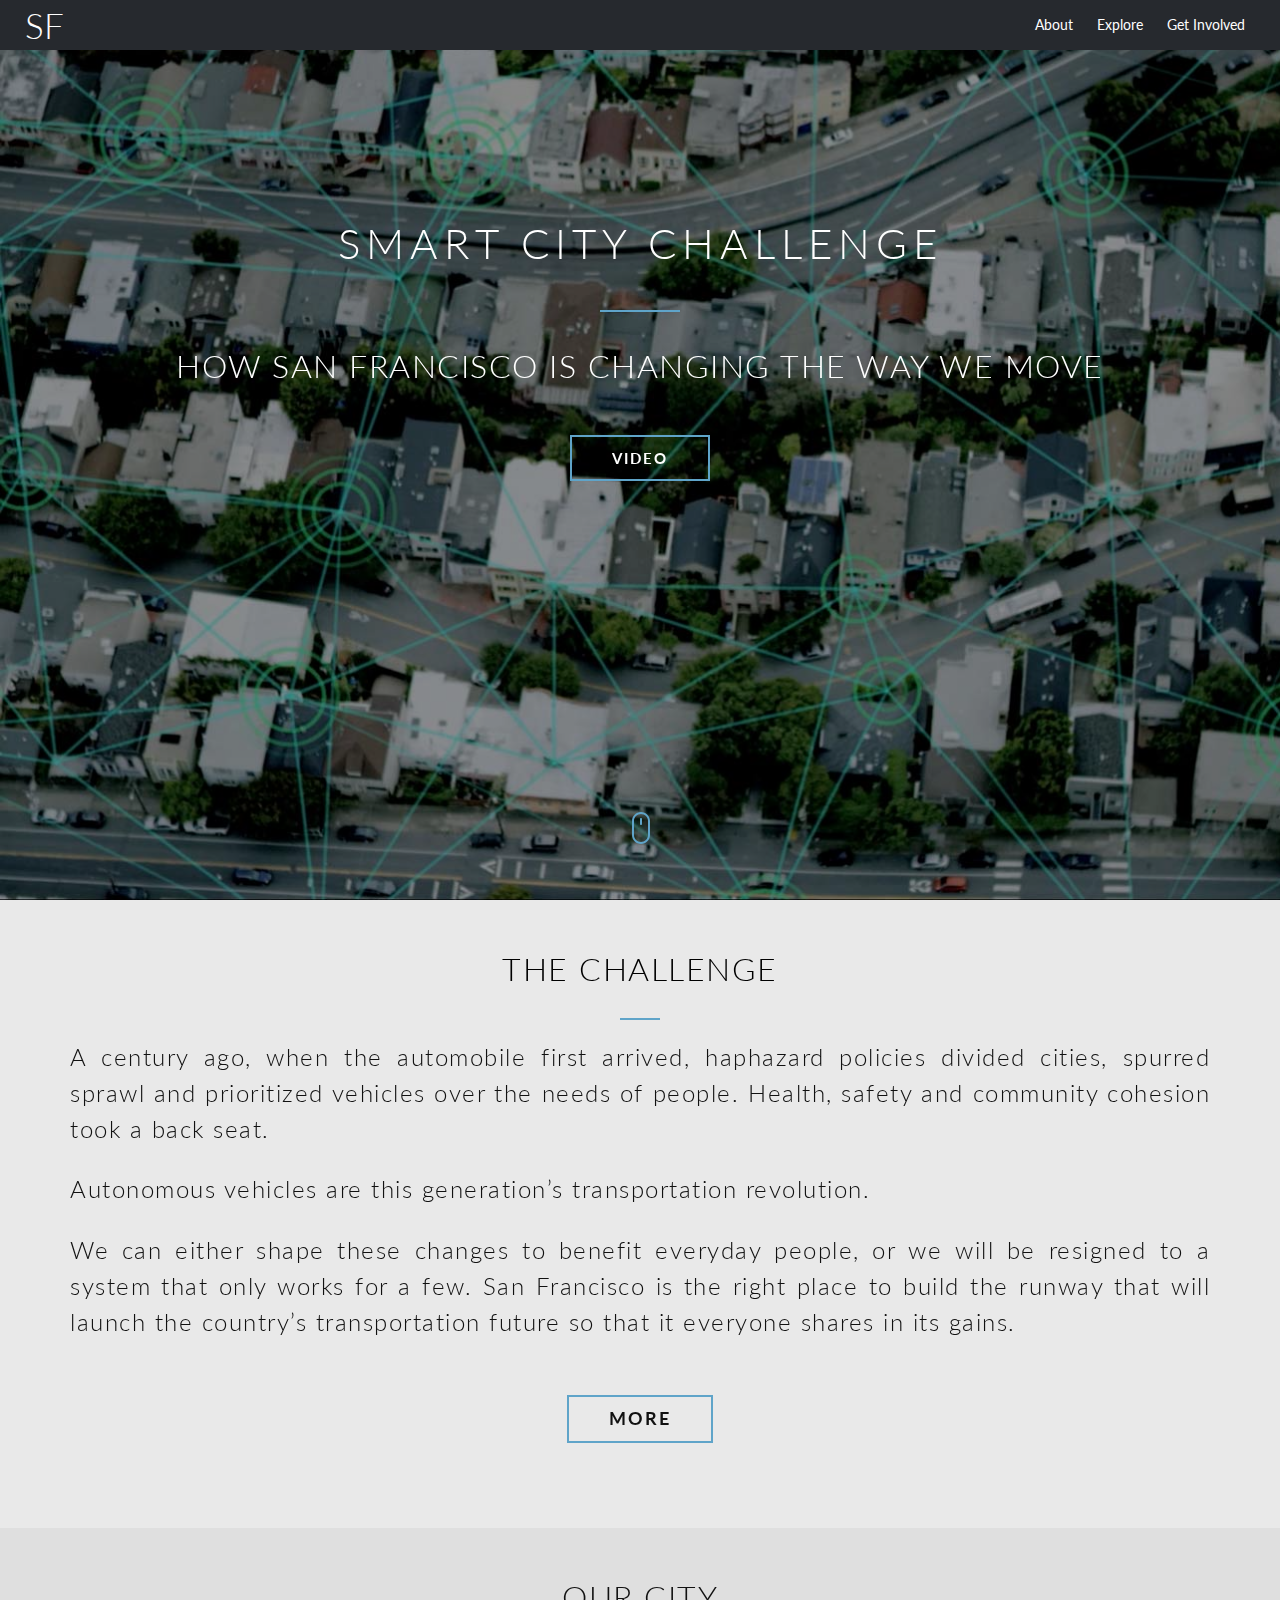
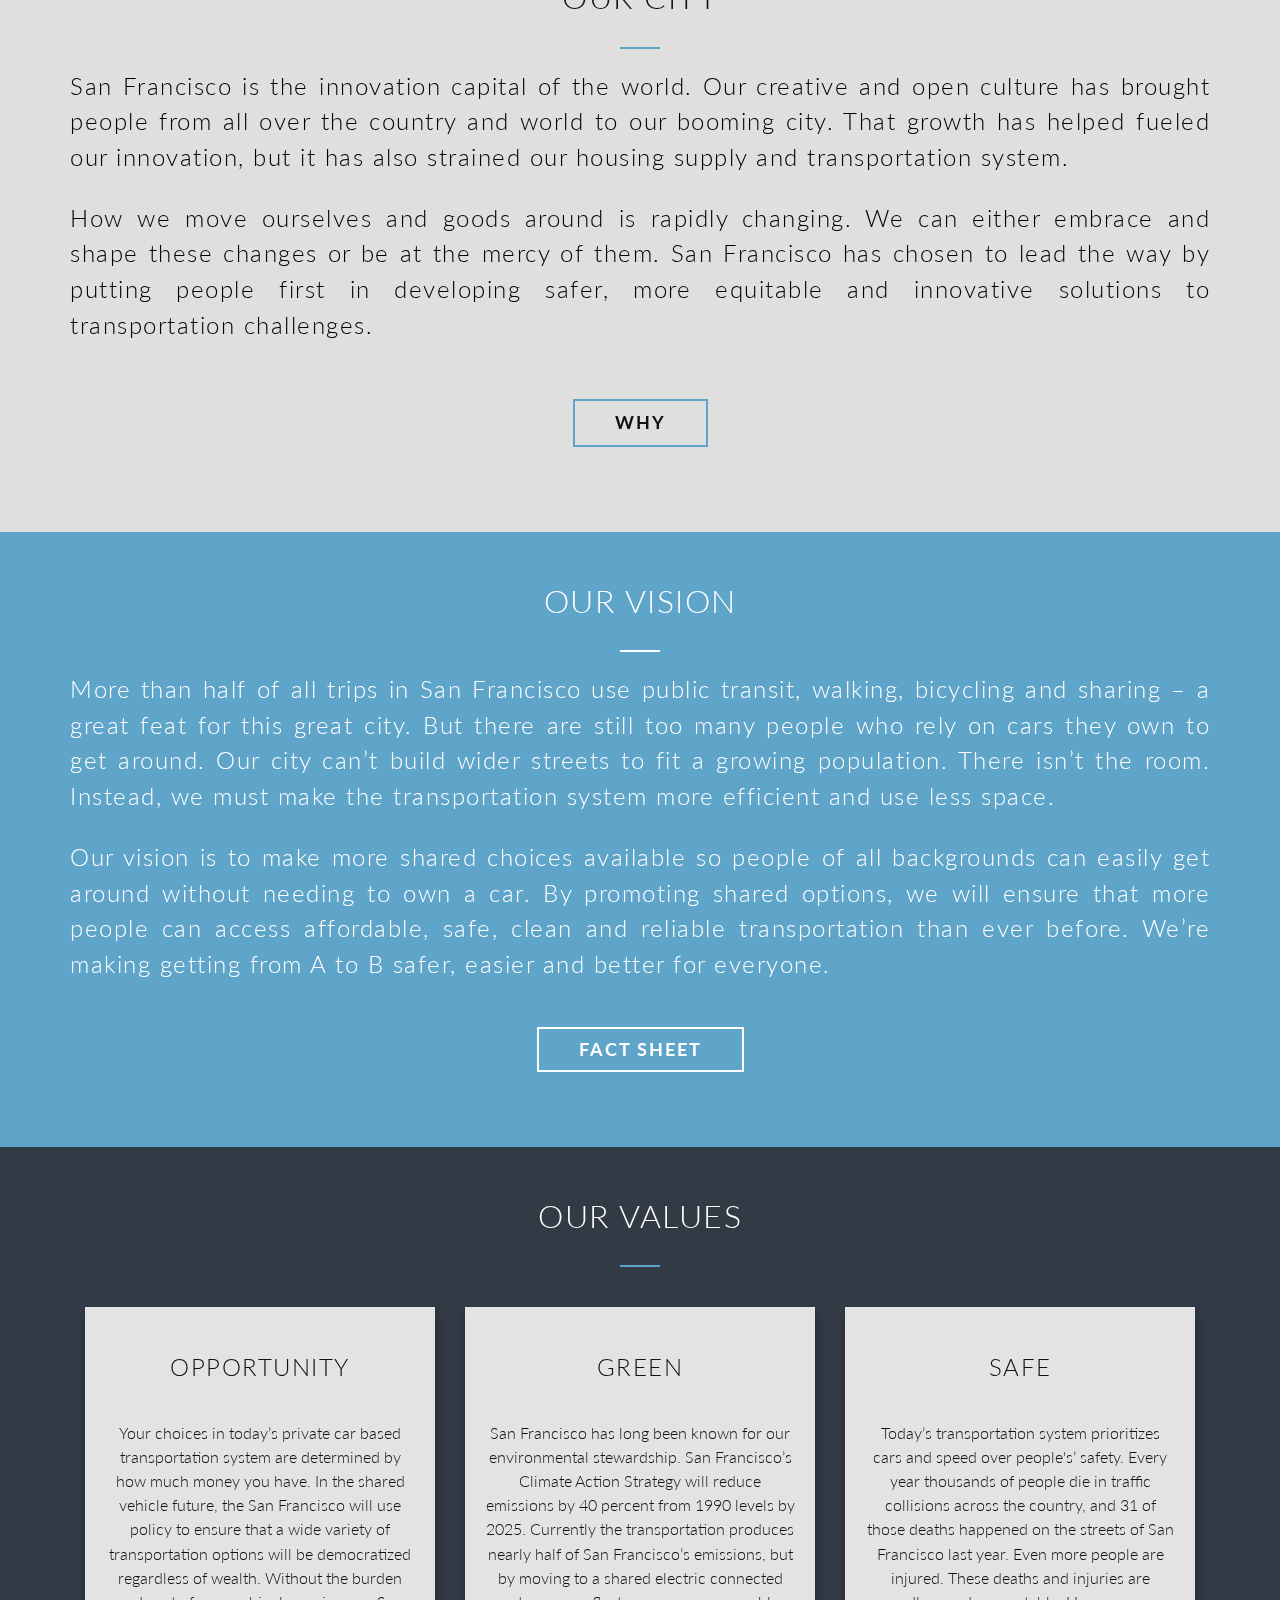
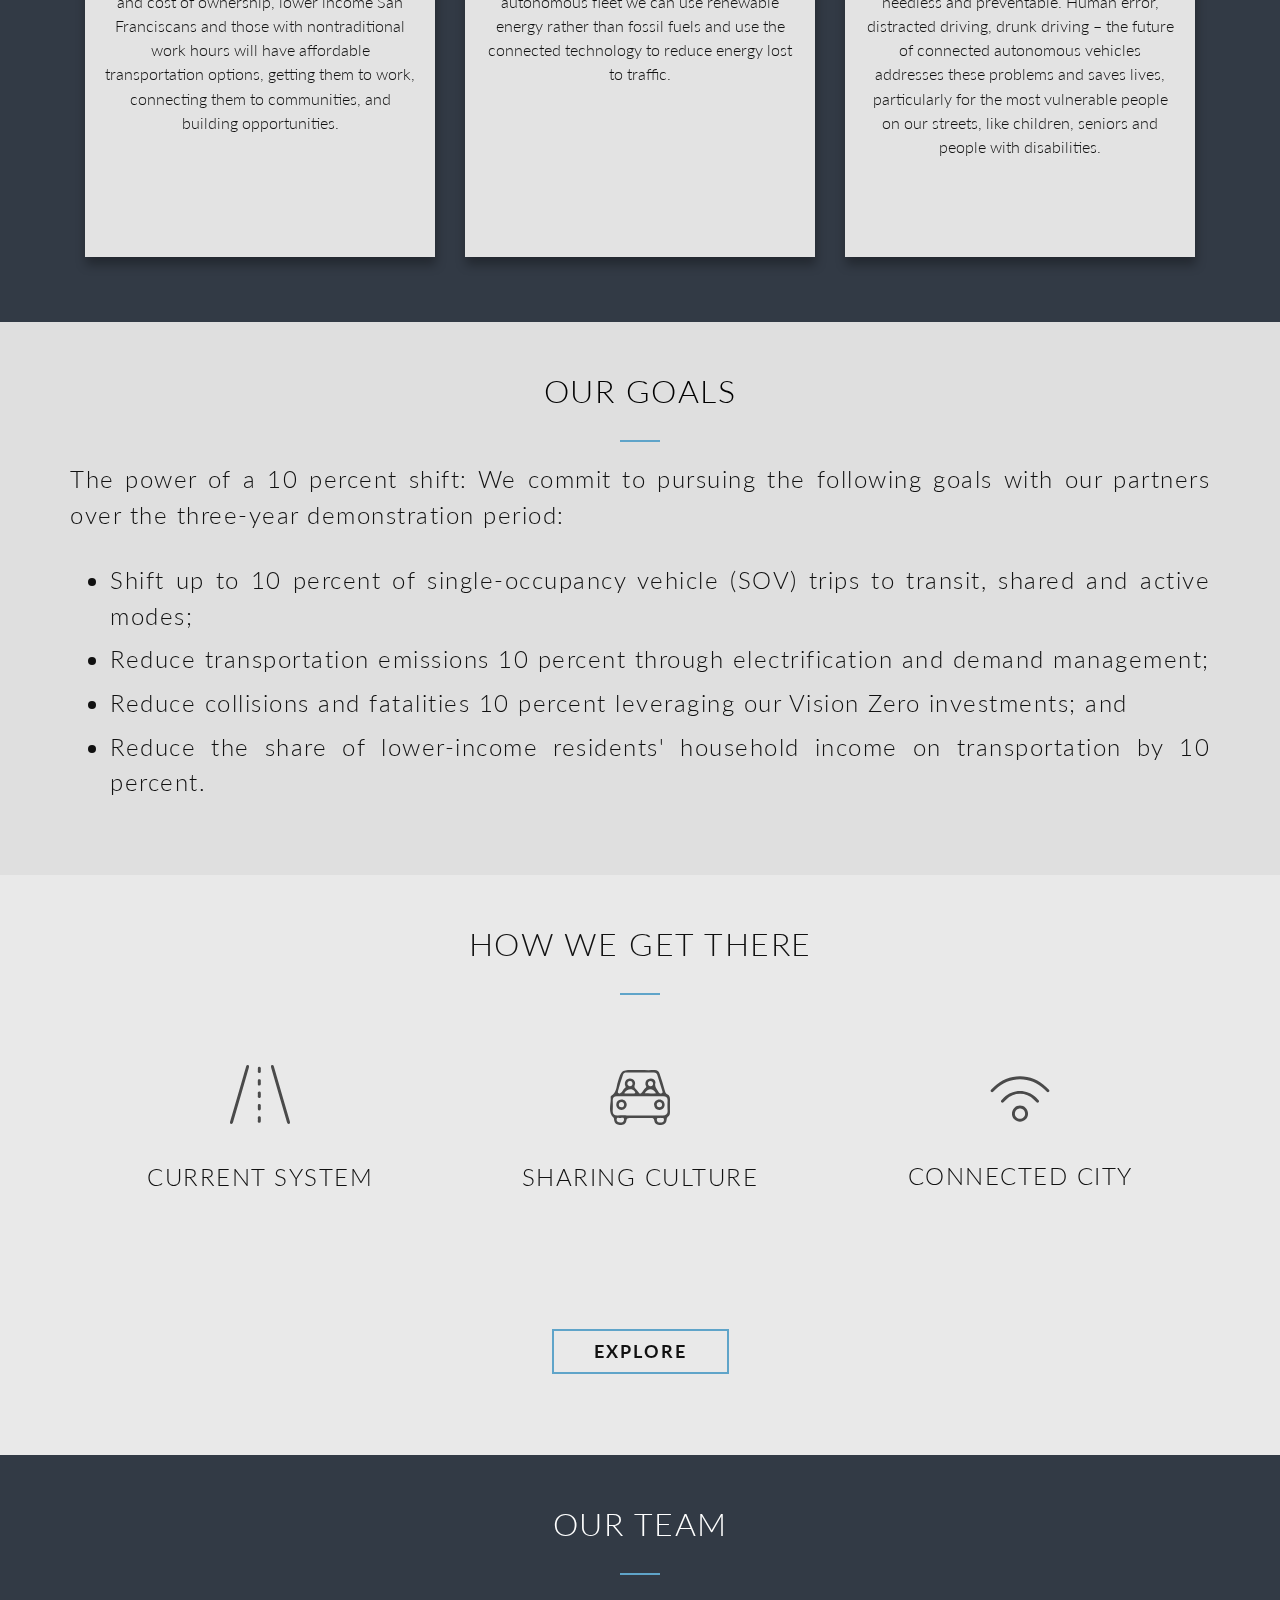
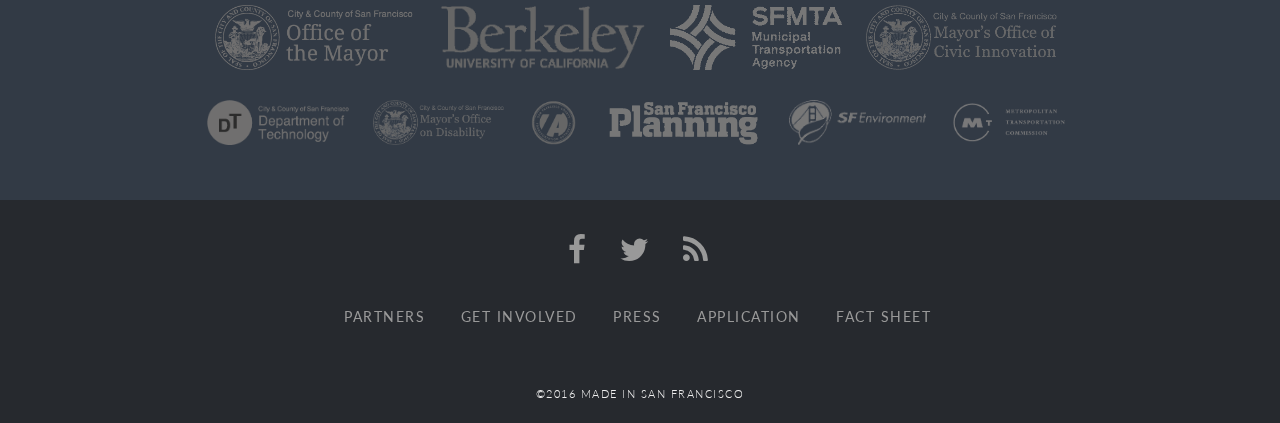
<file: index.html>
<!doctype html>
<html lang="en">
<head>
    <meta charset="utf-8">
    <meta http-equiv="X-UA-Compatible" content="IE=edge,chrome=1">
    <title>San Francisco Smart City Challenge 2016</title>
    <meta name="description" content="The official site for San Francisco's application in the USDOT Smart City Challenge 2016">
    <meta name="keywords" content="smart city sf, smart, city, challenge, san francisco, sf, smartcitysf, smart city challenge, transportation, USDOT, mta, muni, autonoumous, vehicles" />
    <meta name="apple-mobile-web-app-capable" content="yes">
    <meta name="apple-mobile-web-app-status-bar-style" content="black-translucent">
    <meta name="viewport" content="width=device-width, initial-scale=1.0">
    <script src="js/headroom.min.js"></script>
    <script src="https://cdnjs.cloudflare.com/ajax/libs/jquery/2.1.1/jquery.min.js"></script>
    <link rel="stylesheet" href="https://maxcdn.bootstrapcdn.com/bootstrap/3.3.4/css/bootstrap.min.css">
    <script src="https://maxcdn.bootstrapcdn.com/bootstrap/3.3.4/js/bootstrap.min.js"></script>
    <link href='https://fonts.googleapis.com/css?family=Lato:300,400,700' rel='stylesheet' type='text/css'>
    <link rel="stylesheet" href="css/font-awesome.min.css">
    <link rel="stylesheet" href="css/style.css">
</head>
<body>
<div class="supreme-container">

<!-- Navbar -->
<header id="header" class="headroom">
  <nav id="navbar" class="nav-wrapper" role="navigation">
    <a class="nav-brand" href="/">SF</a>
    <div class="nav-right">
      <a href="#about">About</a>
      <a href="how.html">Explore</a>
      <a href="#" data-toggle="modal" data-target="#involved" role="link" tabindex="0">Get Involved</a>
    </div>
    
  </nav>
</header>
<!-- Navbar-End -->
    <img src="assets/main-bg.jpg" class="big-video"/> 
    <div class="main-title">
        <h1>Smart City Challenge</h1>
        <div class="separator center"></div>
        <h2>How San Francisco is changing the way we move</h2>
        <br/>
        <button class="btn-custom" data-toggle="modal" data-target="#video">Video</button>

    <p class="hidden-xs"><a class="main-scroll" href="/#challenge"><img src="assets/icons/mouse.svg"></a></p>
    </div>

<div id="challenge">
    <div class="container">
        <h2>The Challenge</h2>
        <div class="separator-sm center"></div>
        <h3>A century ago, when the automobile first arrived, haphazard policies divided cities, spurred sprawl and prioritized vehicles over the needs of people. Health, safety and community cohesion took a back seat.</h3> 

        <h3>Autonomous vehicles are this generation’s transportation revolution.</h3> 

        <h3>We can either shape these changes to benefit everyday people, or we will be resigned to a system that only works for a few.  San Francisco is the right place to build the runway that will launch the country’s transportation future so that it everyone shares in its gains.</h3> 
    </div>
    <div class="collapse" id="collapseChallenge">
        <div class="container">
            <h3>The U.S. Department of Transportation has challenged mid-population cities to come up with the most effective and equitable way to further the adoption of shared, connected, autonomous vehicles. Our plan builds on San Francisco’s leadership in shared transportation infrastructure. Whether it’s public transit, car share, ride share or bike share, San Francisco has led the way in creating a shared ownership culture around transportation.  By moving away from a system of private ownership to one of sharing, we can ensure that all San Franciscans get to benefit from these innovations.</h3>

            <h3>Building a smarter, shared and connected transportation system will benefit people from all walks of life. Currently, your wealth determines whether you can own a car and how nice it is.  In the future, a shared fleet will be accessible to everyone.  The advanced sensors on these connected vehicles will eliminate traffic fatalities and reduce the amount of space needed for our transportation system. Because they are shared, these vehicles will be in near-constant use. Millions of square feet of space currently used for parking could be converted into pedestrian promenades, small parks and affordable housing.</h3>

            <h3>San Francisco’s approach is to let communities decide where they want these benefits. The city will work with neighborhoods who volunteer through our Community Challenge program. Selected neighborhoods will participate in pilot programs designed to encourage shared transportation. These programs will incubate the changes needed so that San Francisco can embrace shared, connected, electric, autonomous vehicles and unlock the benefits they bring.</h3>
             
            <h3>You can read San Francisco's Smart City Challenge Application to learn more about our detailed plans <a href="https://www.sfmta.com/sites/default/files/projects/2016/SF%20Smart%20City%20Challenge_Final.pdf" target="_blank">here</a></h3>
             
            <h3>You can learn more about the U.S. Department of Transportation’s Smart City Challenge at their <a href="https://www.transportation.gov/smartcity" target="_blank">website</a></h3>      
        </div>  
    </div>
    <p style="text-align: center;"><button class="btn-custom2" data-toggle="collapse" data-target="#collapseChallenge">More</button></p>   
</div>

<div id="imagine">
    <div class="container intro">
        <h2>Our City</h2>
        <div class="separator-sm center"></div>
        <h3>San Francisco is the innovation capital of the world. Our creative and open culture has brought people from all over the country and world to our booming city. That growth has helped fueled our innovation, but it has also strained our housing supply and transportation system.</h3> 
        <h3>How we move ourselves and goods around is rapidly changing.  We can either embrace and shape these changes or be at the mercy of them.  San Francisco has chosen to lead the way by putting people first in developing safer, more equitable and innovative solutions to transportation challenges.</h3>
    </div>    
    <div class="collapse" id="collapseWhy">
        <div class="container">
            <h2>Why San Francisco</h2>
            <div class="separator-sm center"></div>
            <h3>San Francisco is the perfect place to develop an innovative framework for deploying cutting edge technology.</h3>  

            <h3>As a geographically dense city, innovation spreads quickly helped by a nimble government and a culture of openness.  We have the know how and inquisitive spirit to not only effectively design the transportation system of the future but also to spread it.</h3>

            <h3>San Francisco has already cultivated innovative transportation options that are changing the way the country and world move.  Our public transit systems are among the best in the country, with over 1 million daily boardings.  We have pioneered the use of “red carpet” transit-only lanes to decrease travel times for Muni riders.  The SFpark pilot used dynamic pricing to cut time spent looking for parking nearly in half and decreased greenhouse gas emissions by 30 percent.</h3>

            <h3>Just like our leading public transit system, San Francisco is leading the way with shared transportation services. Our history is distinguished by shared mobility options like:</h3>

            <h3><ul>
            <li>Shared vehicles, like City Carshare and Scoot</li>
            <li>Microtransit or pooling like Chariot or Carma</li>
            <li>Ridesharing vehicles like Lyft and Uber</li>
            </ul></h3>

            <h3>Our experience with a diverse set of shared transportation services shows that San Franciscans will try and embrace new services that fill market needs.</h3>

            <h3>San Francisco is a world-wide leader in innovation. The San Francisco Bay Area is</h3>
             
            <h3>
            <ul>
            <li>The number one global start-up ecosystem.</li>
            <li>The number one city in venture capital investment.</li>
            <li>Has more electric vehicles than any other city.</li>
            <li>Has the second most electric vehicle charging stations per capita in the US.</li>
            <li>Has 10 companies currently testing automated vehicles.</li>
            </ul></h3>  
             
            <h3>Furthermore, the San Francisco Municipal Transportation Agency has a first of its kind Equity Strategy to ensure that transportation is accessible affordable to all of our citizens.  This framework will harness the innovative culture of San Francisco to make sure that everyday people benefit from the work we do building the transportation system of the future.</h3>
        </div>
    </div>    
    <p><button class="btn-custom2" data-toggle="collapse" data-target="#collapseWhy">Why</button></p>
</div>

<div id="about">
<div class="container intro">
    <h2>Our Vision</h2>
    <div class="separator-sm center" style="border-top: 2px solid #fff;"></div>
    <h3>More than half of all trips in San Francisco use public transit, walking, bicycling and sharing – a great feat for this great city. But there are still too many people who rely on cars they own to get around.  Our city can’t build wider streets to fit a growing population. There isn’t the room. Instead, we must make the transportation system more efficient and use less space.</h3>
    <h3>Our vision is to make more shared choices available so people of all backgrounds can easily get around without needing to own a car.  By promoting shared options, we will ensure that more people can access affordable, safe, clean and reliable transportation than ever before.  We’re making getting from A to B safer, easier and better for everyone.</h3>
    <p style="text-align: center;"><a class="btn-custom3" href="assets/Smart_City_Fact_Sheet.pdf" target="_blank">Fact Sheet</a></p>
</div>
</div>

<div id="values">
<div class="container">
    <h2>Our Values</h2>
    <div class="separator-sm center"></div>
    <br/>
    <div class="col-md-4 col-sm-4 col-xs-12">
    <div class="opportunity-intro">
        <h3>Opportunity</h3><p>Your choices in today’s private car based transportation system are determined by how much money you have. In the shared vehicle future, the San Francisco will use policy to ensure that a wide variety of transportation options will be democratized regardless of wealth. Without the burden and cost of ownership, lower income San Franciscans and those with nontraditional work hours will have affordable transportation options, getting them to work, connecting them to communities, and building opportunities.</p>
    </div>
    </div>
    <div class="col-md-4 col-sm-4 col-xs-12">
    <div class="greener-intro"> 
        <h3>Green</h3><p>San Francisco has long been known for our environmental stewardship.  San Francisco’s Climate Action Strategy will reduce emissions by 40 percent from 1990 levels by 2025. Currently the transportation produces nearly half of San Francisco’s emissions, but by moving to a shared electric connected autonomous fleet we can use renewable energy rather than fossil fuels and use the connected technology to reduce energy lost to traffic.</p>
    </div>
    </div>
    <div class="col-md-4 col-sm-4 col-xs-12">
    <div class="safer-intro"> 
        <h3>Safe</h3><p>Today’s transportation system prioritizes cars and speed over people's’ safety. Every year thousands of people die in traffic collisions across the country, and 31 of those deaths happened  on the streets of San Francisco last year.  Even more people are injured. These deaths and injuries are needless and preventable. Human error, distracted driving, drunk driving – the future of connected autonomous vehicles addresses these problems and saves lives, particularly for the most vulnerable people on our streets, like children, seniors and people with disabilities.</p>
    </div>
    </div>  
</div>
</div>

<div id="goals">
    <div class="container">
        <h2>Our Goals</h2>
        <div class="separator-sm center"></div>
        <h3>The power of a 10 percent shift: We commit to pursuing the following goals with our partners over the three-year demonstration period:</h3>
        <h3>
        <ul>
            <li>Shift up to 10 percent of single-occupancy vehicle (SOV) trips to transit, shared and active modes;</li>
            <li>Reduce transportation emissions 10 percent through electrification and demand management;</li>
            <li>Reduce collisions and fatalities 10 percent leveraging our Vision Zero investments; and</li>
            <li>Reduce the share of lower-income residents' household income on transportation by 10 percent.</li>
        </ul>
        </h3> 
    </div>
</div>

<div id="how">
<div class="container">
    <h2>How we get there</h2>
    <div class="separator-sm center"></div>
    <br/>
    <div class="col-md-4 col-sm-4 col-xs-12">
    <div class="vehicle-intro"> 
        <h3><img class="icon-lg" src="assets/icons/road.svg"><br/><br/>Current System</h3>
    </div>
    </div>
    <div class="col-md-4 col-sm-4 col-xs-12">
    <div class="traffic-intro"> 
        <h3><img class="icon-lg" src="assets/icons/car_pool.svg"><br/><br/>Sharing Culture</h3>
    </div>
    </div>
    <div class="col-md-4 col-sm-4 col-xs-12">
    <div class="parking-intro"> 
    <h3><img class="icon-lg" src="assets/icons/feed.svg"><br/><br/>Connected City</h3>
    </div>
    </div>
    <p style="text-align: center;"><a class="btn-custom2" href="how.html">Explore</a></p>   
</div>
</div>


<div id="partners">
<div class="container">
    <h2>Our Team</h2>
    <div class="separator-sm center"></div>
    <ul class="list-inline logos">
        <li><a href="http://sfmayor.org/index.aspx" target="_blank"><img src="assets/logo/mayor.png" class="logo" alt="SF Mayor Logo"></a></li>
        <li><a href="http://www.berkeley.edu" target="_blank"><img src="assets/logo/ucberkeley2.png" class="logo" alt="UC Berkeley Logo"></a></li>
        <li><a href="http://sfmta.org" target="_blank"><img src="assets/logo/mta.png" class="logo" alt="SF MTA Logo"></a></li>
        <li><a href="http://innovatesf.com" target="_blank"><img src="assets/logo/moci.png" class="logo" alt="SF Mayor's Office of Civic Innovation Logo"></a></li>
    </ul>
    <ul class="list-inline logos">    
        <li><a href="http://www.sfgov.org/dt" target="_blank"><img src="assets/logo/dt.png" class="logo-sm" alt="SF Department of Technology Logo"></a></li>
        <li><a href="http://sfgov.org/mod" target="_blank"><img src="assets/logo/mod.png" class="logo-sm" alt="SF Mayor's Office on Disability Logo"></a></li>
        <li><a href="http://www.sfcta.org" target="_blank"><img src="assets/logo/cta.png" class="logo-sm" alt="SF County Transit Authority Logo"></a></li>
        <li><a href="http://sf-planning.org" target="_blank"><img src="assets/logo/planning.png" class="logo-sm" alt="SF Planning Logo"></a></li>
        <li><a href="http://sfenvironment.org" target="_blank"><img src="assets/logo/enviroment.png" class="logo-sm" alt="SF Enviroment Logo"></a></li>
        <li><a href="http://mtc.ca.gov" target="_blank"><img src="assets/logo/MTC.png" class="logo-sm" alt="Metropolitan Transportation Commission Logo"></a></li>
    </ul>
</div>
</div>
<!-- Footer -->
<footer>
    <div class="container">
        <div class="row">
            <div class="col-lg-10 col-lg-offset-1 text-center">
                <ul class="list-inline social">
                    <li><a title="facebook" href="https://www.facebook.com/SFMTA.Muni" target="_blank"><i class="fa fa-facebook"></i></a></li>

                    <li><a title="twitter" href="https://twitter.com/sfmta_muni" target="_blank"><i class="fa fa-twitter"></i></a></li>
                    
                    <li><a title="email updates" href="https://public.govdelivery.com/accounts/CASFMTA/subscriber/new?topic_id=CASFMTA_693" target="_blank"><i class="fa fa-rss"></i></a></li>
                </ul>
                <ul class="list-inline h5">
                    <li><a data-toggle="modal" data-target="#partner" role="link" tabindex="0">Partners</a></li><br class="visible-xs">
                  
                    <li><a data-toggle="modal" data-target="#involved" role="link" tabindex="0">Get Involved</a></li><br class="visible-xs">
                    
                    <li><a href="press.html" target="_self">Press</a></li><br class="visible-xs">

                    <li><a href="https://www.sfmta.com/sites/default/files/projects/2016/SF%20Smart%20City%20Challenge_Final.pdf" target="_blank">Application</a></li><br class="visible-xs">

                    <li><a href="assets/Smart_City_Fact_Sheet.pdf" target="_blank">Fact Sheet</a></li>

                </ul>
                <br/>
               <a class="h6" href="http://matthewdhill.com" target="_blank">©2016 MADE IN SAN FRANCISCO</a>
            </div>
        </div>
    </div>
</footer>
<!-- /Footer --> 
</div>
<div class="modal fade" id="why" tabindex="-1" role="dialog" aria-labelledby="ServiceModal" aria-hidden="true">
      <div class="modal-dialog">
            <div class="service-block">
            <div class="modal-body"><button type="button" class="close" data-dismiss="modal" aria-hidden="true">&times;</button>
            <h2>Why San Francisco</h2>
            <div class="separator-sm center"></div>
            <h4>San Francisco is the perfect place to develop an innovative framework for deploying cutting edge technology.</h4>  

            <h4>As a geographically dense city, innovation spreads quickly helped by a nimble government and a culture of openness.  We have the know how and inquisitive spirit to not only effectively design the transportation system of the future but also to spread it.</h4>

            <h4>San Francisco has already cultivated innovative transportation options that are changing the way the country and world move.  Our public transit system is one of the best in the country, with over 700,000 daily boardings.  We have pioneered the use of “red carpet” transit-only lanes to decrease travel times for Muni riders.  The SFpark pilot used dynamic pricing to cut time spent looking for parking nearly in half and decreased greenhouse gas emissions by 30 percent.</h4>

            <h4>Just like our leading public transit system, San Francisco is leading the way with shared transportation services. Our history is distinguished by shared mobility options like:</h4>

            <h4><ul>
            <li>Shared vehicles, like City Carshare and Scoot.</li>
            <li>Microtransit or pooling like Chariot or Carma</li>
            <li>Ridesharing vehicles like Lyft, Uber and Shuddle</li>
            </ul></h4>

            <h4>Our experience with a diverse set of shared transportation services shows that San Franciscans will try and embrace new services that fill market needs.</h4>

            <h4>San Francisco is a world-wide leader in innovation. The San Francisco Bay Area is</h4>
             
            <h4>
            <ul>
            <li>The number one global start-up ecosystem.</li>
            <li>The number one city in venture capital investment.</li>
            <li>Has more electric vehicles than any other city.</li>
            <li>Has the second most electric vehicle charging stations per capita in the US.</li>
            <li>Has 10 companies currently testing automated vehicles.</li>
            </ul></h4>  
             
            <h4>Furthermore, the San Francisco Municipal Transportation Agency has a first of its kind Equity Strategy to ensure that transportation is accessible affordable to all of our citizens.  This framework will harness the innovative culture of San Francisco to make sure that everyday people benefit from the work we do building the transportation system of the future.</h4>
            </div>
        </div><!-- /.modal-content -->
      </div><!-- /.modal-dialog -->
    </div><!-- /.modal --> 

    <div class="modal fade" id="involved" tabindex="-1" role="dialog" aria-labelledby="ServiceModal" aria-hidden="true">
      <div class="modal-dialog">
            <div class="service-block">
            <div class="modal-body"><button type="button" class="close" data-dismiss="modal" aria-hidden="true">&times;</button>
                <h2>Get Involved</h2>
                <div class="separator-sm center"></div>
            <h4>Winning the Smart City Challenge requires engaging the best of San Francisco’s talent: from the diversity of our neighborhoods, to the entrepreneurial spirit of our innovators, to the openness of our culture.  If you are excited about how San Francisco can shape our transportation future, get involved today.</h4>  
             
            <h3>Technology Partner Organizations and Companies</h3>
            <h4>As a part of San Francisco’s bid for the Smart City Challenge we are partnering with some of the most innovative and forward-thinking organizations and companies to help build our approach.  Can your organization can help solve transportation challenges? We have a short survey so you can tell us how you can help, <a href="https://tsrc-uc-berkeley.forms.fm/smart-city-partner-application" target="_blank">here</a></h4>
             
            <h3>Community Partners</h3>
            <h4>Are you a San Francisco community organization that wants to be help test transportation technologies?  Do you want to make sure that your community is the first to benefit from these changes?  The Community Challenge is working with inspired citizens that want to be the early adopters and testers of new technologies.  These neighborhoods will be partners with the city in ensuring that these changes work for everyday San Franciscans and fit the communities we all call home. <!--If you are excited about and want to help bring the shared connected transportation future in your neighborhood, , <a href="#" target="_blank">click here</a> --></h4>
            <h3>Tell Us What You Think</h3>
            <h4>We want to know what you think about our plan. <a href="https://www.surveymonkey.com/r/HMRSZXD" target="_blank">Click here</a> to take a short survey that is less than five minutes.</h4>  
            <h3>Smart City Updates</h3>
            <h4>Sign up for email updates about our project <a href="https://public.govdelivery.com/accounts/CASFMTA/subscriber/new?topic_id=CASFMTA_693" target="_blank">here</a>.</h4>
            <h3>Other Inquiries</h3>
            <h4>Contact us at: <a href="mailto:officeofinnovation@sfmta.com" target="_blank">officeofinnovation@sfmta.com</a></h4>
            </div>
        </div><!-- /.modal-content -->
      </div><!-- /.modal-dialog -->
    </div><!-- /.modal --> 

    <div class="modal fade" id="partner" tabindex="-1" role="dialog" aria-labelledby="ServiceModal" aria-hidden="true">
      <div class="modal-dialog">
            <div class="service-block">
            <div class="modal-body"><button type="button" class="close" data-dismiss="modal" aria-hidden="true">&times;</button>
                <h2>Our Team</h2>
                <div class="separator-sm center"></div>
            <h4>San Francisco has pulled together a dynamic team of civic, academic, and industry partners to win the Smart City Challenge.  Agencies across San Francisco have worked in concert to prepare San Francisco’s Smart City Challenge application, including:</h4>
            <h4><ul> 
            <li>San Francisco Municipal Transportation Agency</li>
            <li>Mayor’s Office of Innovation</li>
            <li>Mayor’s Office of Transportation</li>
            <li>Mayor’s Office on Disability</li>
            <li>San Francisco Planning Department</li>
            <li>San Francisco Department of the Environment</li>
            <li>San Francisco County Transportation Authority</li>
            <li>San Francisco Department of Technology</li>
            </ul></h4>
             
            <h4>The City has partnered with University of California, Berkeley, a world-class research university. The University’s Transportation Sustainability Research Center will provide research, evaluation and roadmaps to other locations so they can replicate the successes of the Smart City Challenge. Other academic partners include MIT’s Media Lab, Partners for Advanced Transportation Technology.</h4>

            <h4>In addition to the partnership with a leading university, San Francisco’s application includes partnerships with data providers like Waze and Zen Drive, nonprofit organizations like City Innovate, and regional bodies like the Metropolitan Transportation Commission.</h4>               
            </div>
        </div><!-- /.modal-content -->
      </div><!-- /.modal-dialog -->
    </div><!-- /.modal --> 

    <div class="modal fade" id="video" tabindex="-1" role="dialog" aria-labelledby="ServiceModal" aria-hidden="true">
      <div class="modal-dialog">
            <div class="service-block">
            <div class="modal-body"><button type="button" class="close" data-dismiss="modal" aria-hidden="true">&times;</button>
        <div class="youtube-vid">    
        <iframe frameborder="0" height="100%" width="100%"
            src="https://www.youtube.com/embed/q2hj0mK6HKc?autoplay=0&controls=1&showinfo=0&autohide=1" allowfullscreen >
          </iframe>
        </div>  
            </div>
        </div><!-- /.modal-content -->
      </div><!-- /.modal-dialog -->
    </div><!-- /.modal --> 
<!-- JavaScript --> 

<!-- Custom JavaScript for the Side Menu and Smooth Scrolling -->
<script>
$(function() {
    $('a[href*=#]:not([href=#])').click(function() {
        if (location.pathname.replace(/^\//, '') == this.pathname.replace(/^\//, '') || location.hostname == this.hostname) {

            var target = $(this.hash);
            target = target.length ? target : $('[name=' + this.hash.slice(1) + ']');
            if (target.length) {
                $('html,body').animate({
                    scrollTop: target.offset().top
                }, 1000);
                return false;
            }
        }
    });
});

$(function () {
    var myElement = document.querySelector("#header");
    var headroom  = new Headroom(myElement);
    headroom.init(); 
});
</script>
<script>
  (function(i,s,o,g,r,a,m){i['GoogleAnalyticsObject']=r;i[r]=i[r]||function(){
  (i[r].q=i[r].q||[]).push(arguments)},i[r].l=1*new Date();a=s.createElement(o),
  m=s.getElementsByTagName(o)[0];a.async=1;a.src=g;m.parentNode.insertBefore(a,m)
  })(window,document,'script','https://www.google-analytics.com/analytics.js','ga');

  ga('create', 'UA-75502549-2', 'auto');
  ga('send', 'pageview');

</script>
</body>
</html>
</file>
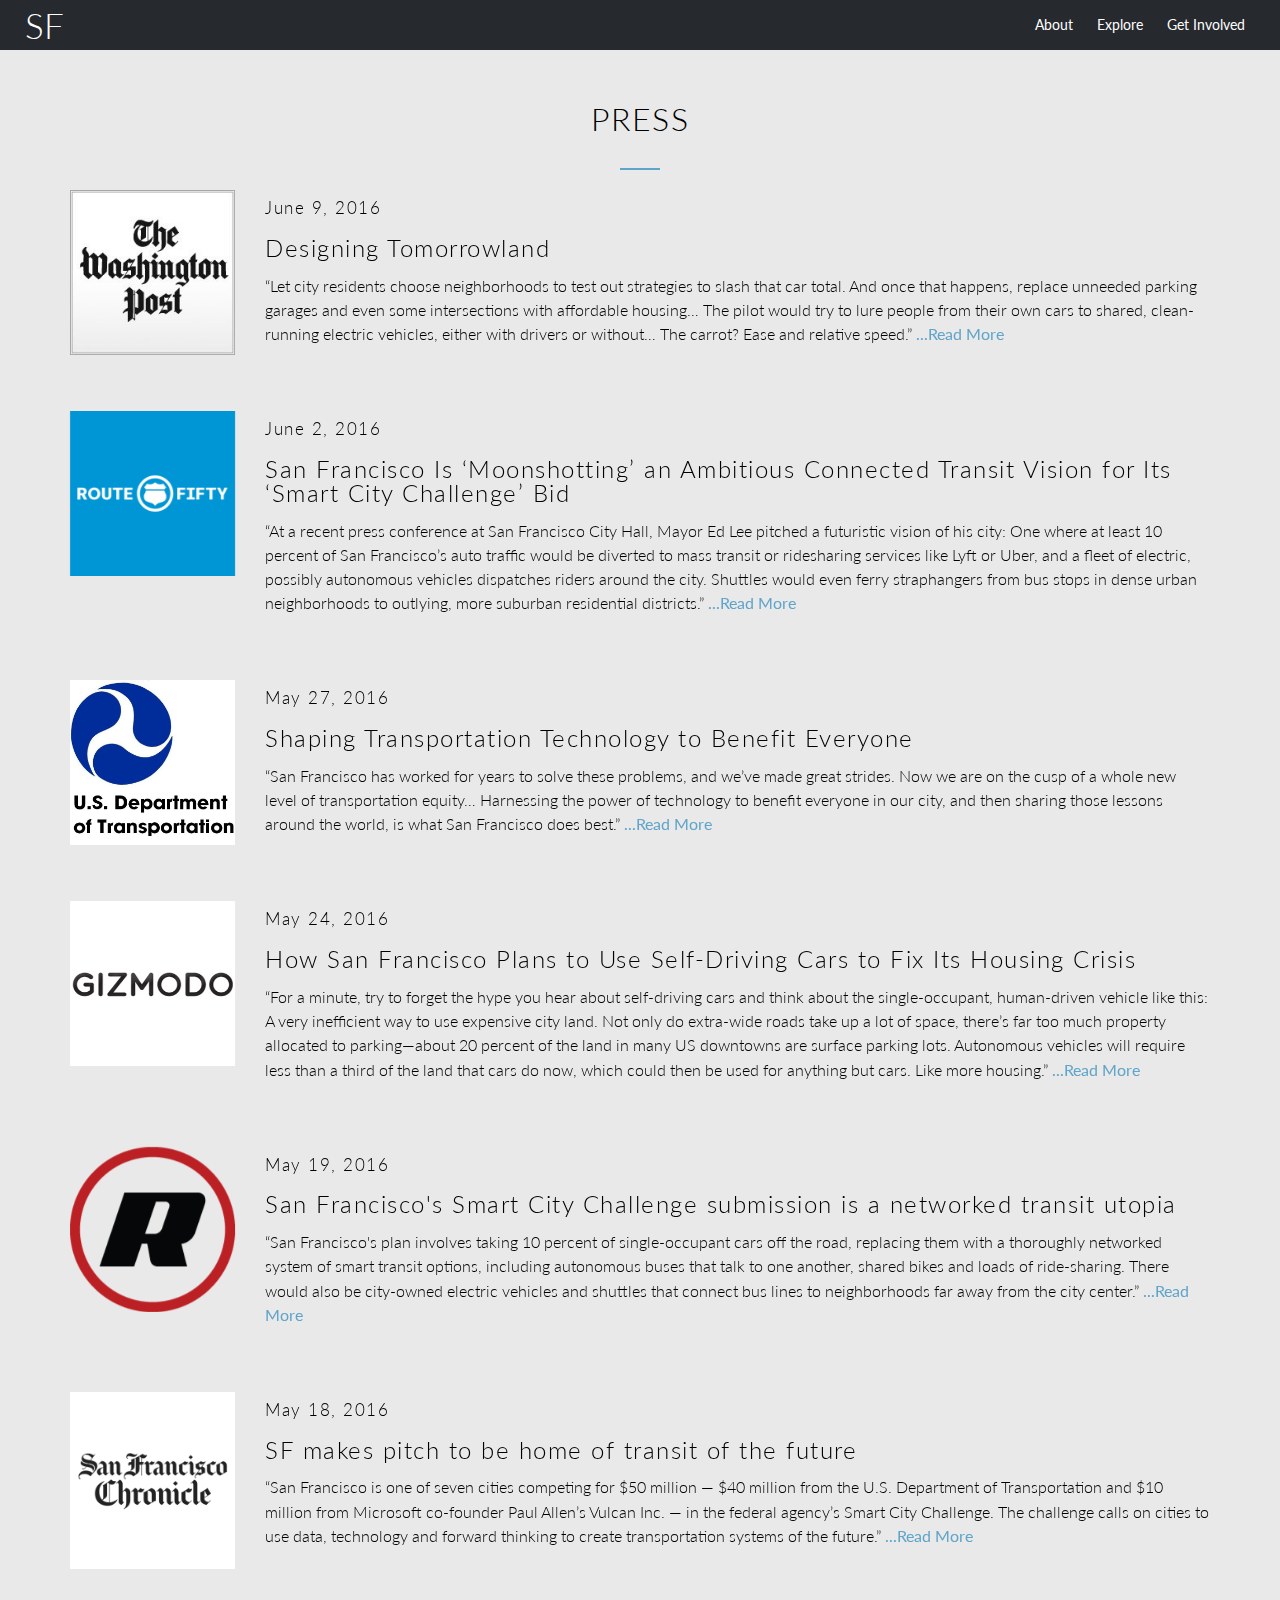
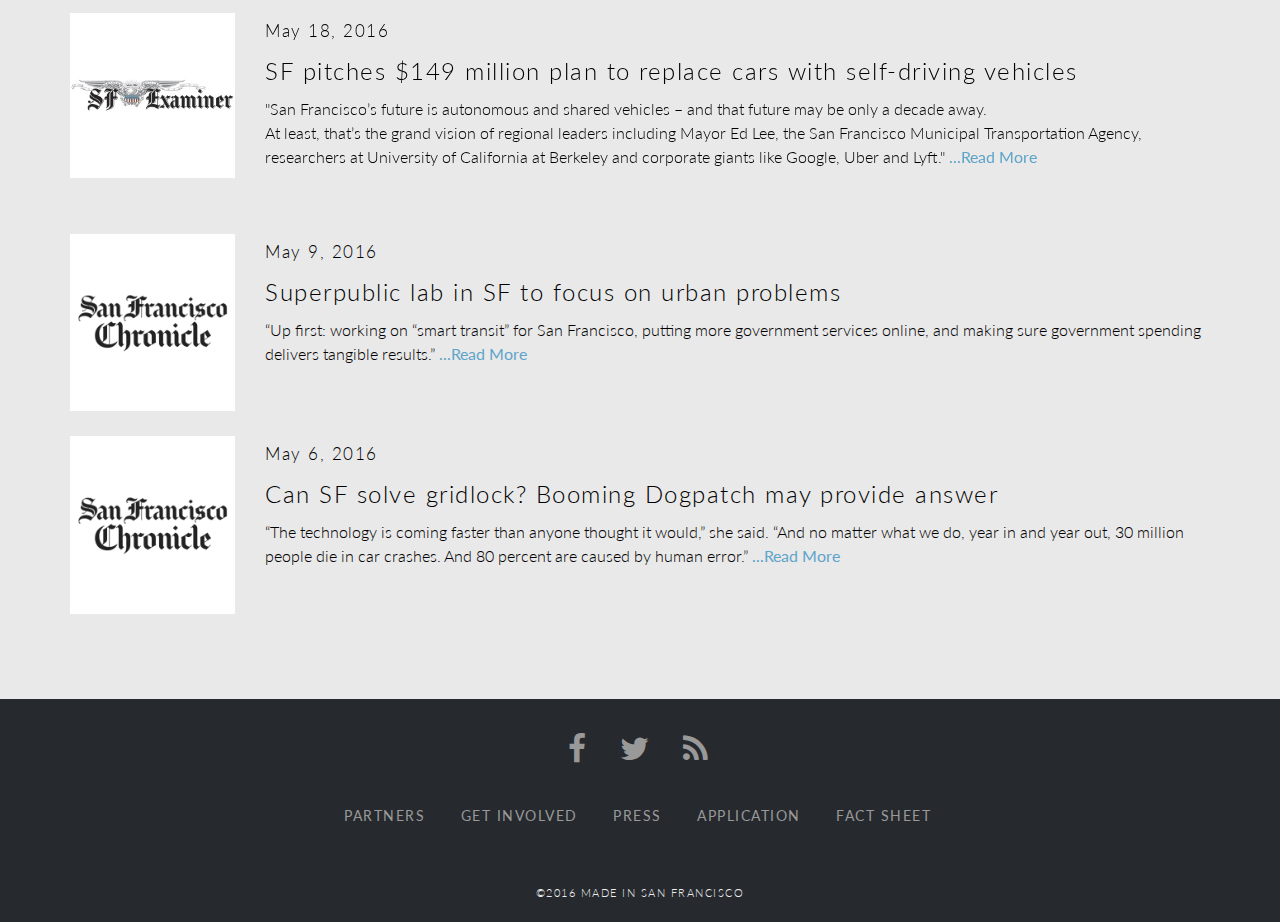
<file: press.html>
<!doctype html>
<html lang="en">
<head>
    <meta charset="utf-8">
    <meta http-equiv="X-UA-Compatible" content="IE=edge,chrome=1">
    <title>Press - San Francisco Smart City Challenge 2016</title>
    <meta name="description" content="The official site for San Francisco's application in the USDOT Smart City Challenge 2016">
    <meta name="keywords" content="smart city sf, smart, city, challenge, san francisco, sf, smartcitysf, smart city challenge, transportation, USDOT, mta, muni, autonoumous, vehicles" />
    <meta name="apple-mobile-web-app-capable" content="yes">
    <meta name="apple-mobile-web-app-status-bar-style" content="black-translucent">
    <meta name="viewport" content="width=device-width, initial-scale=1.0">
    <script src="js/headroom.min.js"></script>
    <script src="https://cdnjs.cloudflare.com/ajax/libs/jquery/2.1.1/jquery.min.js"></script>
    <link rel="stylesheet" href="https://maxcdn.bootstrapcdn.com/bootstrap/3.3.4/css/bootstrap.min.css">
    <script src="https://maxcdn.bootstrapcdn.com/bootstrap/3.3.4/js/bootstrap.min.js"></script>
    <link href='https://fonts.googleapis.com/css?family=Lato:300,400,700' rel='stylesheet' type='text/css'>
    <link rel="stylesheet" href="css/font-awesome.min.css">
    <link rel="stylesheet" href="css/style.css">
</head>
<body>
<div class="supreme-container">
<!-- Navbar -->
<header id="header" class="headroom">
  <nav id="navbar" class="nav-wrapper" role="navigation">
    <a class="nav-brand" href="/">SF</a>
    <div class="nav-right">
      <a href="/#about">About</a>
      <a href="/how.html">Explore</a>
      <a data-toggle="modal" data-target="#involved" role="link" tabindex="0">Get Involved</a>
    </div>
    
  </nav>
</header>
<!-- Navbar-End -->

<div id="press">
    <div class="container">
        <h2>Press</h2>
        <div class="separator-sm center"></div>

        <div class="row"><img src="assets/logo/Washington-Post-logo.jpg" class="hidden-xs col-sm-2 col-md-2" alt="route fifty logo"><div class="col-xs-12 col-sm-10 col-md-10"><h5>June 9, 2016</h5><a href="https://www.washingtonpost.com/graphics/business/future-of-transportation/?hpid=hp_no-name_graphic-story-a%3Ahomepage%2Fstory" target="_blank"><h3>Designing Tomorrowland</h3></a><p>“Let city residents choose neighborhoods to test out strategies to slash that car total. And once that happens, replace unneeded parking garages and even some intersections with affordable housing… The pilot would try to lure people from their own cars to shared, clean-running electric vehicles, either with drivers or without… The carrot? Ease and relative speed.” <a href="https://www.washingtonpost.com/graphics/business/future-of-transportation/?hpid=hp_no-name_graphic-story-a%3Ahomepage%2Fstory" target="_blank">...Read More</a></p></div>
        </div>  

        <div class="row"><img src="assets/logo/route-fifty-logo.jpg" class="hidden-xs col-sm-2 col-md-2" alt="route fifty logo"><div class="col-xs-12 col-sm-10 col-md-10"><h5>June 2, 2016</h5><a href="http://www.routefifty.com/2016/06/san-francisco-smart-city-challenge/128761/" target="_blank"><h3>San Francisco Is ‘Moonshotting’ an Ambitious Connected Transit Vision for Its ‘Smart City Challenge’ Bid</h3></a><p>“At a recent press conference at San Francisco City Hall, Mayor Ed Lee pitched a futuristic vision of his city: One where at least 10 percent of San Francisco’s auto traffic would be diverted to mass transit or ridesharing services like Lyft or Uber, and a fleet of electric, possibly autonomous vehicles dispatches riders around the city. Shuttles would even ferry straphangers from bus stops in dense urban neighborhoods to outlying, more suburban residential districts.” <a href="http://www.routefifty.com/2016/06/san-francisco-smart-city-challenge/128761/" target="_blank">...Read More</a></p></div>
        </div>  

        <div class="row"><img src="assets/logo/US_DOT-logo.jpg" class="hidden-xs col-sm-2 col-md-2" alt="route fifty logo"><div class="col-xs-12 col-sm-10 col-md-10"><h5>May 27, 2016</h5><a href="https://www.transportation.gov/fastlane/shaping-transportation-technology-benefit-everyone" target="_blank"><h3>Shaping Transportation Technology to Benefit Everyone</h3></a><p>“San Francisco has worked for years to solve these problems, and we’ve made great strides. Now we are on the cusp of a whole new level of transportation equity… Harnessing the power of technology to benefit everyone in our city, and then sharing those lessons around the world, is what San Francisco does best.” <a href="https://www.transportation.gov/fastlane/shaping-transportation-technology-benefit-everyone" target="_blank">...Read More</a></p></div>
        </div>  

        <div class="row"><img src="assets/logo/gizmodo-icon.jpg" class="hidden-xs col-sm-2 col-md-2" alt="gizmodo logo"><div class="col-xs-12 col-sm-10 col-md-10"><h5>May 24, 2016</h5><a href="http://gizmodo.com/how-san-francisco-plans-to-use-self-driving-cars-to-fix-1778306148?utm_medium=sharefromsite&utm_source=Gizmodo_twitter" target="_blank"><h3>How San Francisco Plans to Use Self-Driving Cars to Fix Its Housing Crisis</h3></a><p>“For a minute, try to forget the hype you hear about self-driving cars and think about the single-occupant, human-driven vehicle like this: A very inefficient way to use expensive city land. Not only do extra-wide roads take up a lot of space, there’s far too much property allocated to parking—about 20 percent of the land in many US downtowns are surface parking lots. Autonomous vehicles will require less than a third of the land that cars do now, which could then be used for anything but cars. Like more housing.” <a href="http://gizmodo.com/how-san-francisco-plans-to-use-self-driving-cars-to-fix-1778306148?utm_medium=sharefromsite&utm_source=Gizmodo_twitter" target="_blank">...Read More</a></p></div>
        </div>  

         <div class="row"><img src="assets/logo/roadshow-icon.png" class="hidden-xs col-sm-2 col-md-2" alt="CNET - Roadshow logo"><div class="col-xs-12 col-sm-10 col-md-10"><h5>May 19, 2016</h5><a href="http://www.cnet.com/roadshow/news/san-francisco-smart-city-challenge-submission-a-networked-transit-utopia/" target="_blank"><h3>San Francisco's Smart City Challenge submission is a networked transit utopia</h3></a><p>“San Francisco's plan involves taking 10 percent of single-occupant cars off the road, replacing them with a thoroughly networked system of smart transit options, including autonomous buses that talk to one another, shared bikes and loads of ride-sharing. There would also be city-owned electric vehicles and shuttles that connect bus lines to neighborhoods far away from the city center.” <a href="http://www.cnet.com/roadshow/news/san-francisco-smart-city-challenge-submission-a-networked-transit-utopia/" target="_blank">...Read More</a></p></div>
        </div>  

        <div class="row"><img src="assets/logo/sf-chronicle-icon.gif" class="hidden-xs col-sm-2 col-md-2" alt="SF Chronicle Logo"><div class="col-xs-12 col-sm-10 col-md-10"><h5>May 18, 2016</h5><a href="http://www.sfchronicle.com/bayarea/article/SF-makes-pitch-to-be-home-of-transit-of-the-future-7684821.php?t=89775f6b6f3f5a261a&cmpid=twitter-premium" target="_blank"><h3>SF makes pitch to be home of transit of the future</h3></a><p>“San Francisco is one of seven cities competing for $50 million — $40 million from the U.S. Department of Transportation and $10 million from Microsoft co-founder Paul Allen’s Vulcan Inc. — in the federal agency’s Smart City Challenge. The challenge calls on cities to use data, technology and forward thinking to create transportation systems of the future.” <a href="http://www.sfchronicle.com/bayarea/article/SF-makes-pitch-to-be-home-of-transit-of-the-future-7684821.php?t=89775f6b6f3f5a261a&cmpid=twitter-premium" target="_blank">...Read More</a></p></div>
        </div>  

        <div class="row"><img src="assets/logo/sf-examiner-icon.jpg" class="hidden-xs col-sm-2 col-md-2" alt="SF Examiner Logo"><div class="col-xs-12 col-sm-10 col-md-10"><h5>May 18, 2016</h5><a href="http://www.sfexaminer.com/sf-pitches-149-million-plan-replace-cars-self-driving-vehicles/" target="_blank"><h3>SF pitches $149 million plan to replace cars with self-driving vehicles</h3></a><p>"San Francisco’s future is autonomous and shared vehicles – and that future may be only a decade away.<br/>At least, that’s the grand vision of regional leaders including Mayor Ed Lee, the San Francisco Municipal Transportation Agency, researchers at University of California at Berkeley and corporate giants like Google, Uber and Lyft." <a href="http://www.sfexaminer.com/sf-pitches-149-million-plan-replace-cars-self-driving-vehicles/" target="_blank">...Read More</a></p></div>
        </div>

        <div class="row"><img src="assets/logo/sf-chronicle-icon.gif" class="hidden-xs col-sm-2 col-md-2" alt="SF Chronicle Logo"><div class="col-xs-12 col-sm-10 col-md-10"><h5>May 9, 2016</h5><a href="http://www.sfchronicle.com/business/article/Superpublic-lab-in-SF-to-focus-on-urban-problems-7423635.php?t=114144a4133f5a261a&cmpid=twitter-premium" target="_blank"><h3>Superpublic lab in SF to focus on urban problems</h3></a><p>“Up first: working on “smart transit” for San Francisco, putting more government services online, and making sure government spending delivers tangible results.” <a href="http://www.sfchronicle.com/business/article/Superpublic-lab-in-SF-to-focus-on-urban-problems-7423635.php?t=114144a4133f5a261a&cmpid=twitter-premium" target="_blank">...Read More</a></p></div>
        </div> 

        <div class="row"><img src="assets/logo/sf-chronicle-icon.gif" class="hidden-xs col-sm-2 col-md-2" alt="SF Chronicle Logo"><div class="col-xs-12 col-sm-10 col-md-10"><h5>May 6, 2016</h5><a href="http://www.sfchronicle.com/bayarea/nevius/article/Can-SF-solve-gridlock-Booming-Dogpatch-may-7406744.php?t=a5f83516c93f5a261a&cmpid=twitter-premium" target="_blank"><h3>Can SF solve gridlock? Booming Dogpatch may provide answer</h3></a><p>“The technology is coming faster than anyone thought it would,” she said. “And no matter what we do, year in and year out, 30 million people die in car crashes. And 80 percent are caused by human error.” <a href="http://www.sfchronicle.com/bayarea/nevius/article/Can-SF-solve-gridlock-Booming-Dogpatch-may-7406744.php?t=a5f83516c93f5a261a&cmpid=twitter-premium" target="_blank">...Read More</a></p></div>
        </div> 

        
    </div>  
</div>


<!-- Footer -->
<footer>
    <div class="container">
        <div class="row">
            <div class="col-lg-10 col-lg-offset-1 text-center">
                <ul class="list-inline social">
                    <li><a title="facebook" href="https://www.facebook.com/SFMTA.Muni" target="_blank"><i class="fa fa-facebook"></i></a></li>

                    <li><a title="twitter" href="https://twitter.com/sfmta_muni" target="_blank"><i class="fa fa-twitter"></i></a></li>
                    
                    <li><a title="email updates" href="https://public.govdelivery.com/accounts/CASFMTA/subscriber/new?topic_id=CASFMTA_693" target="_blank"><i class="fa fa-rss"></i></a></li>
                </ul>
                <ul class="list-inline h5">
                    <li><a data-toggle="modal" data-target="#partner" role="link" tabindex="0">Partners</a></li><br class="visible-xs">
                  
                    <li><a data-toggle="modal" data-target="#involved" role="link" tabindex="0">Get Involved</a></li><br class="visible-xs">
                    
                    <li><a href="#press">Press</a></li><br class="visible-xs">

                    <li><a href="https://www.sfmta.com/sites/default/files/projects/2016/SF%20Smart%20City%20Challenge_Final.pdf" target="_blank">Application</a></li><br class="visible-xs">

                    <li><a href="assets/Smart_City_Fact_Sheet.pdf" target="_blank">Fact Sheet</a></li>

                </ul>
                <br/>
               <a class="h6" href="/">©2016 MADE IN SAN FRANCISCO</a>
            </div>
        </div>
    </div>
</footer>
<!-- /Footer --> 
</div>
<div class="modal fade" id="why" tabindex="-1" role="dialog" aria-labelledby="ServiceModal" aria-hidden="true">
      <div class="modal-dialog">
            <div class="service-block">
            <div class="modal-body"><button type="button" class="close" data-dismiss="modal" aria-hidden="true">&times;</button>
            <h2>Why San Francisco</h2>
            <div class="separator-sm center"></div>
            <h4>San Francisco is the perfect place to develop an innovative framework for deploying cutting edge technology.</h4>  

            <h4>As a geographically dense city, innovation spreads quickly helped by a nimble government and a culture of openness.  We have the know how and inquisitive spirit to not only effectively design the transportation system of the future but also to spread it.</h4>

            <h4>San Francisco has already cultivated innovative transportation options that are changing the way the country and world move.  Our public transit system is one of the best in the country, with over 700,000 daily boardings.  We have pioneered the use of “red carpet” transit-only lanes to decrease travel times for Muni riders.  The SFpark pilot used dynamic pricing to cut time spent looking for parking nearly in half and decreased greenhouse gas emissions by 30 percent.</h4>

            <h4>Just like our leading public transit system, San Francisco is leading the way with shared transportation services. Our history is distinguished by shared mobility options like:</h4>

            <h4><ul>
            <li>Shared vehicles, like City Carshare and Scoot.</li>
            <li>Microtransit or pooling like Chariot or Carma</li>
            <li>Ridesharing vehicles like Lyft, Uber and Shuddle</li>
            </ul></h4>

            <h4>Our experience with a diverse set of shared transportation services shows that San Franciscans will try and embrace new services that fill market needs.</h4>

            <h4>San Francisco is a world-wide leader in innovation. The San Francisco Bay Area is</h4>
             
            <h4>
            <ul>
            <li>The number one global start-up ecosystem.</li>
            <li>The number one city in venture capital investment.</li>
            <li>Has more electric vehicles than any other city.</li>
            <li>Has the second most electric vehicle charging stations per capita in the US.</li>
            <li>Has 10 companies currently testing automated vehicles.</li>
            </ul></h4>  
             
            <h4>Furthermore, the San Francisco Municipal Transportation Agency has a first of its kind Equity Strategy to ensure that transportation is accessible affordable to all of our citizens.  This framework will harness the innovative culture of San Francisco to make sure that everyday people benefit from the work we do building the transportation system of the future.</h4>
            </div>
        </div><!-- /.modal-content -->
      </div><!-- /.modal-dialog -->
    </div><!-- /.modal --> 

    <div class="modal fade" id="involved" tabindex="-1" role="dialog" aria-labelledby="ServiceModal" aria-hidden="true">
      <div class="modal-dialog">
            <div class="service-block">
            <div class="modal-body"><button type="button" class="close" data-dismiss="modal" aria-hidden="true">&times;</button>
                <h2>Get Involved</h2>
                <div class="separator-sm center"></div>
            <h4>Winning the Smart City Challenge requires engaging the best of San Francisco’s talent: from the diversity of our neighborhoods, to the entrepreneurial spirit of our innovators, to the openness of our culture.  If you are excited about how San Francisco can shape our transportation future, get involved today.</h4>  
             
            <h3>Technology Partner Organizations and Companies</h3>
            <h4>As a part of San Francisco’s bid for the Smart City Challenge we are partnering with some of the most innovative and forward-thinking organizations and companies to help build our approach.  Can your organization can help solve transportation challenges? We have a short survey so you can tell us how you can help, <a href="https://tsrc-uc-berkeley.forms.fm/smart-city-partner-application" target="_blank">here</a></h4>
             
            <h3>Community Partners</h3>
            <h4>Are you a San Francisco community organization that wants to be help test transportation technologies?  Do you want to make sure that your community is the first to benefit from these changes?  The Community Challenge is working with inspired citizens that want to be the early adopters and testers of new technologies.  These neighborhoods will be partners with the city in ensuring that these changes work for everyday San Franciscans and fit the communities we all call home. <!--If you are excited about and want to help bring the shared connected transportation future in your neighborhood, , <a href="#" target="_blank">click here</a> --></h4>
            <h3>Tell Us What You Think</h3>
            <h4>We want to know what you think about our plan. <a href="https://www.surveymonkey.com/r/HMRSZXD" target="_blank">Click here</a> to take a short survey that is less than five minutes.</h4>  
            <h3>Smart City Updates</h3>
            <h4>Sign up for email updates about our project <a href="https://public.govdelivery.com/accounts/CASFMTA/subscriber/new?topic_id=CASFMTA_693" target="_blank">here</a>.</h4>
            <h3>Other Inquiries</h3>
            <h4>Contact us at: <a href="mailto:officeofinnovation@sfmta.com" target="_blank">officeofinnovation@sfmta.com</a></h4>
            </div>
        </div><!-- /.modal-content -->
      </div><!-- /.modal-dialog -->
    </div><!-- /.modal --> 

    <div class="modal fade" id="partner" tabindex="-1" role="dialog" aria-labelledby="ServiceModal" aria-hidden="true">
      <div class="modal-dialog">
            <div class="service-block">
            <div class="modal-body"><button type="button" class="close" data-dismiss="modal" aria-hidden="true">&times;</button>
                <h2>Our Team</h2>
                <div class="separator-sm center"></div>
            <h4>San Francisco has pulled together a dynamic team of civic, academic, and industry partners to win the Smart City Challenge.  Agencies across San Francisco have worked in concert to prepare San Francisco’s Smart City Challenge application, including:</h4>
            <h4><ul> 
            <li>San Francisco Municipal Transportation Agency</li>
            <li>Mayor’s Office of Innovation</li>
            <li>Mayor’s Office of Transportation</li>
            <li>Mayor’s Office on Disability</li>
            <li>San Francisco Planning Department</li>
            <li>San Francisco Department of the Environment</li>
            <li>San Francisco County Transportation Authority</li>
            <li>San Francisco Department of Technology</li>
            </ul></h4>
             
            <h4>The City has partnered with University of California, Berkeley, a world-class research university. The University’s Transportation Sustainability Research Center will provide research, evaluation and roadmaps to other locations so they can replicate the successes of the Smart City Challenge. Other academic partners include MIT’s Media Lab, Partners for Advanced Transportation Technology.</h4>

            <h4>In addition to the partnership with a leading university, San Francisco’s application includes partnerships with data providers like Waze and Zen Drive, nonprofit organizations like City Innovate, and regional bodies like the Metropolitan Transportation Commission.</h4>               
            </div>
        </div><!-- /.modal-content -->
      </div><!-- /.modal-dialog -->
    </div><!-- /.modal --> 

<!-- JavaScript --> 

<!-- Custom JavaScript for the Side Menu and Smooth Scrolling -->
<script>
$(function() {
    $('a[href*=#]:not([href=#])').click(function() {
        if (location.pathname.replace(/^\//, '') == this.pathname.replace(/^\//, '') || location.hostname == this.hostname) {

            var target = $(this.hash);
            target = target.length ? target : $('[name=' + this.hash.slice(1) + ']');
            if (target.length) {
                $('html,body').animate({
                    scrollTop: target.offset().top
                }, 1000);
                return false;
            }
        }
    });
});

$(function () {
    var myElement = document.querySelector("#header");
    var headroom  = new Headroom(myElement);
    headroom.init(); 
});
</script>
<script>
  (function(i,s,o,g,r,a,m){i['GoogleAnalyticsObject']=r;i[r]=i[r]||function(){
  (i[r].q=i[r].q||[]).push(arguments)},i[r].l=1*new Date();a=s.createElement(o),
  m=s.getElementsByTagName(o)[0];a.async=1;a.src=g;m.parentNode.insertBefore(a,m)
  })(window,document,'script','https://www.google-analytics.com/analytics.js','ga');

  ga('create', 'UA-75502549-2', 'auto');
  ga('send', 'pageview');

</script>
</body>
</html>
</file>
<file: css/style.css>
@font-face{font-family:'Futura-Light';src:url('/fonts/FuturaStd-Light.woff');}
@import url(https://fonts.googleapis.com/css?family=Lato:300,400,700);


.clouds { color: #ecf0f1;}
.green {color: #27ae60;}
.red {color: #c0392b;}
.orange {color: #e67e22;}
.yellow {color: #efc233;}
.blue {color: #3498db;}
.darker-blue {color: #2980b9;}
.light-blue {color: #7EBDE3;}
.grey {color: #2F3238;}
.darker-grey {color: #26292E;}

/* Bootstrap Tweaks */
.supreme-container{
  width: 100%;
  height: 100%;
}

body.modal-open .supreme-container{
    background-color: #e3e3e3;
    /*-webkit-filter: blur(15px) !important;
    -moz-filter: blur(15px) !important;
    -o-filter: blur(15px) !important;
    -ms-filter: blur(15px) !important;
    filter: blur(15px) !important;*/

}
.modal-backdrop { background-color: #e3e3e3 !important; opacity: 1 !important; }
.modal .modal-dialog { width: 75%; }
.modal .close {font-size: 40px; filter: alpha(opacity=50); opacity: .5}
.modal h2{ color:#111; text-align: center; }
.modal h3, .modal h4{ color:#111; font-weight: 400; }
.popover-title, .popover-content{text-align:center; color:#111; font-weight: 400;}
/*------------------------------
  MAIN
------------------------------*/
.center {
  margin-left: auto;
  margin-right: auto;
}
.hide {
  display: none;
}
/* Global Styles */
html,
body {
  width: 100%;
  height: 100%;
  font-family: 'Lato', "Helvetica Neue", Helvetica, Arial, sans-serif;
  -webkit-font-smoothing: antialiased;
  font-smoothing: antialiased;
  -webkit-text-size-adjust: none;
  font-size: 14px;
  font-weight: 300;
}
.centered {
  margin-left: auto;
  margin-right: auto;
}

h1,h2,h3,h4,h5,h6,.h1,.h2,.h3,.h4,.h5,.h6 {
  font-family: 'Lato', "Helvetica Neue", Helvetica, Arial, sans-serif;
  color:#000;
  letter-spacing: 1.5px;
  font-weight: 300;
  line-height: 1.5em;
  margin-bottom: 25px;
}
h1, .h1 {
  font-size: 2.5em;
  text-transform: uppercase;
}

h2, .h2 {
  font-size: 2.3em;
  text-transform: uppercase;
}

h3 {
  font-size: 1.7em;
}

h4 {
  font-size: 1.35em;
  font-weight: 300;
}

h5 {
  font-size: 1.2em;
}

h6 {
  font-size: 1em;
}
p {
  color: #000;
  font-size: 1.15em;
  line-height: 1.5em;
  padding: 30px 0;
  font-weight: 300;
}
a {
  font-weight: normal;
  color: #5FA4C9;
}
a:hover {
  color: #3498db;
  text-decoration: none;
  cursor: pointer;
}
.btn-custom {
  color: #fff;
  text-decoration: none;
  font-family: 'Lato', "Helvetica Neue", Helvetica, Arial, sans-serif;
  letter-spacing: 2px;
  text-transform: uppercase;
  font-size: 1.1em;
  font-weight: 700;
  border: 2px solid #5FA4C9;
  border-radius: 0px;
  -webkit-border-radius: 0px;
  padding: 10px 40px;
  background: transparent;
}
.btn-custom:hover {
  color: #fff;
  background: #5FA4C9;
  -webkit-transition: all 0.2s ease-in-out;
  -moz-transition: all 0.2s ease-in-out;
  -o-transition: all 0.2s ease-in-out;
  -ms-transition: all 0.2s ease-in-out;
  transition: all 0.2s ease-in-out;
}
.btn-custom2 {
  color: #111;
  text-decoration: none;
  font-family: 'Lato', "Helvetica Neue", Helvetica, Arial, sans-serif;
  letter-spacing: 2px;
  text-transform: uppercase;
  font-size: 1.1em;
  font-weight: 700;
  border: 2px solid #5FA4C9;
  border-radius: 0px;
  -webkit-border-radius: 0px;
  padding: 10px 40px;
  background: transparent;
}
.btn-custom2:hover {
  color: #fff;
  background: #5FA4C9;
  -webkit-transition: all 0.2s ease-in-out;
  -moz-transition: all 0.2s ease-in-out;
  -o-transition: all 0.2s ease-in-out;
  -ms-transition: all 0.2s ease-in-out;
  transition: all 0.2s ease-in-out;
}
.btn-custom3 {
  color: #fff;
  text-decoration: none;
  font-family: 'Lato', "Helvetica Neue", Helvetica, Arial, sans-serif;
  letter-spacing: 2px;
  text-transform: uppercase;
  font-size: 1.1em;
  font-weight: 700;
  border: 2px solid #fff;
  border-radius: 0px;
  -webkit-border-radius: 0px;
  padding: 10px 40px;
  background: transparent;
}
.btn-custom3:hover {
  color: #5FA4C9;
  background: #fff;
  -webkit-transition: all 0.2s ease-in-out;
  -moz-transition: all 0.2s ease-in-out;
  -o-transition: all 0.2s ease-in-out;
  -ms-transition: all 0.2s ease-in-out;
  transition: all 0.2s ease-in-out;
}
.separator {
  margin-top: -10px;
  margin-bottom: 30px;
  border-top: 2px solid #5FA4C9!important;
  width: 80px;
}
.separator-sm {
  margin-top: 0px;
  margin-bottom: 20px;
  margin-left: auto;
  margin-right: auto;
  border-top: 2px solid #5FA4C9;
  width: 40px;
}

/* Nav */
#navbar {
  z-index: 10000;
  background-color: #26292E;
  margin: 0px 0px;
  padding: 0px 25px;
}
.nav-brand{
  position: absolute;
  color:#fefefe;
  font-family: "Lato", "Helvetica Neue", Helvetica, Arial, sans-serif;
  font-weight: 300;
  font-size: 2.5em;
  /*margin-top: 8px;*/
}
.nav-brand:hover {
  color: #5FA4C9;
}
.nav-right {
  float: right;
  padding-top: 15px;
}
.nav-right a {
  color: #fefefe;
  padding: 0 10px;
}
.nav-right a:hover {
  color: #5FA4C9;
}

.headroom {background-color: #26292E; height: 50px; position: fixed; top: 0; left: 0; right: 0; transition: all .2s ease-in-out;}
.headroom--unpinned {top: -100px;}
.headroom--pinned {z-index: 1000; top: 0; background-color: #26292E; height: 50px;}

/* Full Page Image Header Area */
.main-title {
  width: 100%;
  height: 100%;
  background: rgba(0, 0, 0, .45);
  -webkit-background-size: cover;
  -moz-background-size: cover;
  -o-background-size: cover;
  background-size: cover;
  text-align: center;
  color: #fff;
  padding-top: 15%;
}
.overlay {
  background-color: rgba(200, 200, 200, .2);
  height: 100%;
  width: 100%;
}
.overlay2 {
  width: 100%;
  height: 100%;
  background: rgba(0, 0, 0, .6);
  -webkit-background-size: cover;
  -moz-background-size: cover;
  -o-background-size: cover;
  background-size: cover;
}
.main-title h1 {
  font-size: 3em;
  color: #fff;
  letter-spacing: 6px;
  padding-bottom: 20px;
}
.main-title h2 {
  color: #fff;
}
.main-scroll{
  position: absolute;
  bottom: 4%;
  text-align: center;
  padding: 20px 0px;
  margin: 0 0 0 -8px;
}
.main-scroll:hover{
  transform: translateY(5px);
}
.intro-text {
  max-width: 50%;
  font-size: 1.4em;
  color: #fff;
}

/* Video Pages */

.big-video {
  z-index: -1;
  position: fixed;
  min-width: 100%;
  height: 100%;
  background: #111 center center fixed;
  -webkit-background-size: cover;
  -moz-background-size: cover;
  -o-background-size: cover;
  background-size: cover;
}
.youtube-vid{
  width: 100%;
  height: 600px;
}
.mobile-bg {
  z-index: -1;
  position: fixed;
  min-width: 100%;
  height: 100%;
  background: #111 center center fixed;
  -webkit-background-size: cover;
  -moz-background-size: cover;
  -o-background-size: cover;
  background-size: cover;
}

#challenge{
  background: #e9e9e9;
  padding:25px 0px 45px 0px;
}
#challenge h2{
  text-align: center;
} 

#challenge h3{
  text-align: justify;
  color:#111;
}

#imagine{
  background: #DFDFDF;
  padding:25px 0px 45px 0px;
  text-align: center;
}
#imagine h2{
  text-align: center;
  color:#111;
}
#imagine h3{
  text-align: justify;
}

#about{
  background: #5FA4C9;
  padding:25px 0px 45px 0px;
}
#about h2{
  text-align: center;
  color: #fff;
}
#about h3{
  text-align: justify;
  color: #fff;
}
/*#about ul li{
  font-family: 'Lato', "Helvetica Neue", Helvetica, Arial, sans-serif;
  color:#111;
  letter-spacing: 2px;
  line-height: 1.5em;
  list-style: none;
}*/

#goals{
  background: #DFDFDF;
  padding:25px 0px 45px 0px;
}
#goals h2{
  text-align: center;
} 

#goals h3{
  text-align: justify;
  color:#111;
}
#goals li{
  padding:4px 0px;
}

#values{
  background: #323a45;
  padding:25px 0px 50px 0px;
  min-height: 400px;
}
#values h2{
  text-align: center;
  color:#fff;
}
.opportunity-intro{
  text-align: center;
  background: #e3e3e3;
  min-height: 550px;
  -webkit-background-size: cover;
  -moz-background-size: cover;
  -o-background-size: cover;
  background-size: cover;
  -webkit-box-shadow: 1px 8px 10px rgba(0, 0, 0, .3);
  -moz-box-shadow:    1px 8px 10px rgba(0, 0, 0, .3);
  box-shadow:         1px 8px 10px rgba(0, 0, 0, .3);
  padding: 23px 10px 10px 10px;
  margin-bottom: 15px;
}
/*.opportunity-intro:hover {
  background: url(/assets/opportunity.png) no-repeat center center;
  min-height: 550px;
  -webkit-background-size: cover;
  -moz-background-size: cover;
  -o-background-size: cover;
  background-size: cover;
}
.opportunity-intro:hover p, .opportunity-intro:hover h3{
  color: transparent;
}*/
.greener-intro{
  text-align: center;
  background: #e3e3e3;
  min-height: 550px;
  -webkit-background-size: cover;
  -moz-background-size: cover;
  -o-background-size: cover;
  background-size: cover;
  -webkit-box-shadow: 1px 8px 10px rgba(0, 0, 0, .3);
  -moz-box-shadow:    1px 8px 10px rgba(0, 0, 0, .3);
  box-shadow:         1px 8px 10px rgba(0, 0, 0, .3);
  padding: 23px 10px 10px 10px;
  margin-bottom: 15px;
}
/*.greener-intro:hover {
  background: url(/assets/greener.jpg) no-repeat center center;
  min-height: 550px;
  -webkit-background-size: cover;
  -moz-background-size: cover;
  -o-background-size: cover;
  background-size: cover;
}
.greener-intro:hover p, .greener-intro:hover h3{
  color: transparent;
}*/
.safer-intro{
  text-align: center;
  background: #e3e3e3;
  min-height: 550px;
  -webkit-background-size: cover;
  -moz-background-size: cover;
  -o-background-size: cover;
  background-size: cover;
  -webkit-box-shadow: 1px 8px 10px rgba(0, 0, 0, .3);
  -moz-box-shadow:    1px 8px 10px rgba(0, 0, 0, .3);
  box-shadow:         1px 8px 10px rgba(0, 0, 0, .3);
  padding: 23px 10px 10px 10px;
  margin-bottom: 15px;
}
/*.safer-intro:hover {
  background: url(/assets/bike-lane.jpg) no-repeat center center;
  min-height: 550px;
  -webkit-background-size: cover;
  -moz-background-size: cover;
  -o-background-size: cover;
  background-size: cover;
}
.safer-intro:hover p, .safer-intro:hover h3{
  color: transparent;
}*/
.opportunity-intro h3, .greener-intro h3, .safer-intro h3{
  text-transform: uppercase;
  color: #111;
}
.opportunity-intro p, .greener-intro p, .safer-intro p{
  padding: 10px;
  color: #111;
}

#how{
  background: #e9e9e9;
  padding:25px 0px 50px 0px;
  min-height: 400px;
}
#how h2, #how h3{
  text-align: center;
  color:#111;
}
.icon-lg{width: 60px;}
.vehicle-intro{
  text-align: center;
  min-height: 300px;
  /*background: url(/assets/traffic_jam.jpg) center center;
  min-height: 300px;
  -webkit-background-size: cover;
  -moz-background-size: cover;
  -o-background-size: cover;
  background-size: cover;
  -webkit-box-shadow: 1px 8px 10px rgba(0, 0, 0, .3);
  -moz-box-shadow:    1px 8px 10px rgba(0, 0, 0, .3);
  box-shadow:         1px 8px 10px rgba(0, 0, 0, .3);*/
  padding: 10px;
  margin-bottom: 5px;
}
/*.vehicle-intro:hover{
  background: url(/assets/traffic_jam.jpg) center center;
  -webkit-background-size: cover;
  -moz-background-size: cover;
  -o-background-size: cover;
  background-size: cover;
}
.vehicle-intro:hover p, .vehicle-intro:hover h3{
  color: transparent;
}*/
.traffic-intro{
  text-align: center;
  min-height: 300px;
  /*background: #e3e3e3;
  min-height: 400px;
  -webkit-box-shadow: 1px 8px 10px rgba(0, 0, 0, .3);
  -moz-box-shadow:    1px 8px 10px rgba(0, 0, 0, .3);
  box-shadow:         1px 8px 10px rgba(0, 0, 0, .3);*/
  padding: 15px 10px 10px 10px;
  margin-bottom: 5px;
}
/*.traffic-intro:hover{
  background: url(/assets/traffic.jpg) center center;
  -webkit-background-size: cover;
  -moz-background-size: cover;
  -o-background-size: cover;
  background-size: cover;
}
.traffic-intro:hover p, .traffic-intro:hover h3{
  color: transparent;
}*/
.parking-intro{
  text-align: center;
  min-height: 300px;
  /*background: #e3e3e3;
  min-height: 400px;
  -webkit-box-shadow: 1px 8px 10px rgba(0, 0, 0, .3);
  -moz-box-shadow:    1px 8px 10px rgba(0, 0, 0, .3);
  box-shadow:         1px 8px 10px rgba(0, 0, 0, .3);*/
  padding: 21px 10px 10px 10px;
  margin-bottom: 5px;
}
/*.parking-intro:hover{
  background: url(/assets/park.jpg) left center;
  -webkit-background-size: cover;
  -moz-background-size: cover;
  -o-background-size: cover;
  background-size: cover;
}
.parking-intro:hover p, .parking-intro:hover h3{
  color: transparent;
}*/
.vehicle-intro h3, .traffic-intro h3, .parking-intro h3{
  text-transform: uppercase;
  /*color: #111;*/
}
.vehicle-intro p, .traffic-intro p, .parking-intro p{
  padding: 10px;
  color: #111;
}

#today{
  background: #e9e9e9;
  text-align: center;
}
#today1{
  text-align: center;
  background: #e9e9e9 url(/assets/meters.jpg) center center;
  -webkit-background-size: cover;
  -moz-background-size: cover;
  -o-background-size: cover;
  background-size: cover;
}
#today2{
  text-align: center;
  background: #e9e9e9 url(/assets/traffic_jam.jpg) center center;
  -webkit-background-size: cover;
  -moz-background-size: cover;
  -o-background-size: cover;
  background-size: cover;
}
#today3{
  text-align: center;
  background: #e9e9e9 url(/assets/cross-street.jpg) center center;
  -webkit-background-size: cover;
  -moz-background-size: cover;
  -o-background-size: cover;
  background-size: cover;
}
#today4{
  text-align: center;
  background: #e9e9e9 url(/assets/crowded-muni.jpg) center center;
  -webkit-background-size: cover;
  -moz-background-size: cover;
  -o-background-size: cover;
  background-size: cover;
}
#today1 img,#today2 img,#today3 img,#today4 img{
  margin-top: 60px;
  height: 45px;
}
#today1 h2,#today2 h2,#today3 h2,#today4 h2, #today1 h3, #today2 h3,#today3 h3,#today4 h3{
  color: #fff;
}

#share{
  background: #e9e9e9;
  text-align: center;
}
#share1{
  text-align: center;
  background: #e9e9e9 url(/assets/citycarshare.jpg) right top;
  -webkit-background-size: cover;
  -moz-background-size: cover;
  -o-background-size: cover;
  background-size: cover;
}
#share2{
  text-align: center;
  background: #e9e9e9 url(/assets/delivery.jpg) center center;
  -webkit-background-size: cover;
  -moz-background-size: cover;
  -o-background-size: cover;
  background-size: cover;
}
#share3{
  text-align: center;
  background: #e9e9e9 url(/assets/bikeshare.jpg) center center;
  -webkit-background-size: cover;
  -moz-background-size: cover;
  -o-background-size: cover;
  background-size: cover;
}
#share4{
  text-align: center;
  background: #e9e9e9 url(/assets/transbay.jpg) center center;
  -webkit-background-size: cover;
  -moz-background-size: cover;
  -o-background-size: cover;
  background-size: cover;
}
#share1 img,#share2 img,#share3 img,#share4 img{
  margin-top: 60px;
  height: 45px;
}
#share1 h2,#share2 h2,#share3 h2,#share4 h2, #share1 h3,#share2 h3,#share3 h3,#share4 h3{
  color: #fff;
}

#connect{
  background: #e9e9e9;
  text-align: center;
}
#connect1{
  text-align: center;
  background: #e9e9e9 url(/assets/seca-car.jpg) center center;
  -webkit-background-size: cover;
  -moz-background-size: cover;
  -o-background-size: cover;
  background-size: cover;
}
#connect2{
  text-align: center;
  background: #e9e9e9 url(/assets/traffic.jpg) center center;
  -webkit-background-size: cover;
  -moz-background-size: cover;
  -o-background-size: cover;
  background-size: cover;
}
#connect3{
  text-align: center;
  background: #e9e9e9 url(/assets/integrated-streets.jpg) center center;
  -webkit-background-size: cover;
  -moz-background-size: cover;
  -o-background-size: cover;
  background-size: cover;
}
#connect4{
  text-align: center;
  background: #e9e9e9 url(/assets/park.jpg) center center;
  -webkit-background-size: cover;
  -moz-background-size: cover;
  -o-background-size: cover;
  background-size: cover;
}
#connect1 img,#connect2 img,#connect3 img,#connect4 img{
  margin-top: 60px;
  height: 45px;
}
#connect1 h2,#connect2 h2,#connect3 h2,#connect4 h2, #connect1 h3,#connect2 h3,#connect3 h3,#connect4 h3{
  color: #fff;
}


#partners{
  background: #323a45;
  padding:25px 0px 35px 0px;
}
#partners h2{
  text-align: center;
  color: #fff;
}
.logos{
  text-align: center;
}
img.logo{
  height: 65px;
  margin: 10px 5px;
}
img.logo-sm{
  height: 45px;
  margin: 10px 5px;
}

#press{
  background: #e9e9e9;
  padding:75px 0px 60px 0px;
}
#press .row{
  margin-bottom: 25px;
}
#press h2{
  text-align: center;
}
#press h3, #press h5{
  line-height: 1em;
  margin-bottom: 1px;
} 
#press p{
  padding-top: 12px;
}


/* Footer */
footer {
  padding: 20px 0;
  background-color: #26292E;
  text-transform: uppercase;
  color: #fff;
}
.social i{
  font-size: 2.5em;
  color: #999999;
}
.social i:hover{
  color: #5FA4C9;
  text-decoration: none;
}
footer a.h6,
footer .row {
  padding-bottom: 0px;
  margin-bottom: 0px;
  font-size: 0.9em;
  color: #eee;
}
footer .list-inline li {
  padding: 15px;
}
footer .list-inline li a {
  color: #999999;
}
footer .list-inline li a:hover {
  text-decoration: none;
  color: #e2e2e2;
  -webkit-transition: all 0.2s ease-in-out;
  -moz-transition: all 0.2s ease-in-out;
  -o-transition: all 0.2s ease-in-out;
  -ms-transition: all 0.2s ease-in-out;
  transition: all 0.2s ease-in-out;
}


/* Responsive */
@media only screen and (min-device-width : 768px) and (max-device-width : 1024px) and (orientation : landscape) {

}
@media only screen and (max-width: 959px) {
  .vehicle-intro, .traffic-intro, .parking-intro{min-height: 450px;}
  .opportunity-intro, .greener-intro, .safer-intro{min-height: 450px;}
  .main-title {padding-top: 8%;}
}  
@media only screen and (max-width: 767px) {
  h1, .h1 {font-size: 2em;}
  h2, .h2 {font-size: 1.8em;}
  h3 {font-size: 1.5em;}
  h4 {font-size: 1.35em;}
  h5 {font-size: 1.2em;}
  h6 {font-size: .9em;}
  p {font-size: 1em;}
  .btn-custom {color: #fff; background: #5FA4C9;}
  .btn-custom2 {color: #fff; background: #5FA4C9;}
  .btn-custom3 {color: #5FA4C9; background: #fff;}
  .modal .modal-dialog { width: 100%; }
  #challenge h3, #imagine h3, #about h3{text-align: center;}
  .vehicle-intro, .traffic-intro, .parking-intro{min-height: 0px;}
  .opportunity-intro, .greener-intro, .safer-intro{min-height: 0px;}
  img.logo{height: 38px;}
  img.logo-sm{height: 30px;}
  #today h3, #today1 h3,#today2 h3,#today3 h3,#today4 h3, #shared h3, #shared1 h3,#shared2 h3,#shared3 h3,#shared4 h3, #connected h3, #connected1 h3,#connected2 h3,#connected3 h3,#connected4 h3{ font-size: 1.35em; }
  .youtube-vid{height: 300px;}
}
</file>
